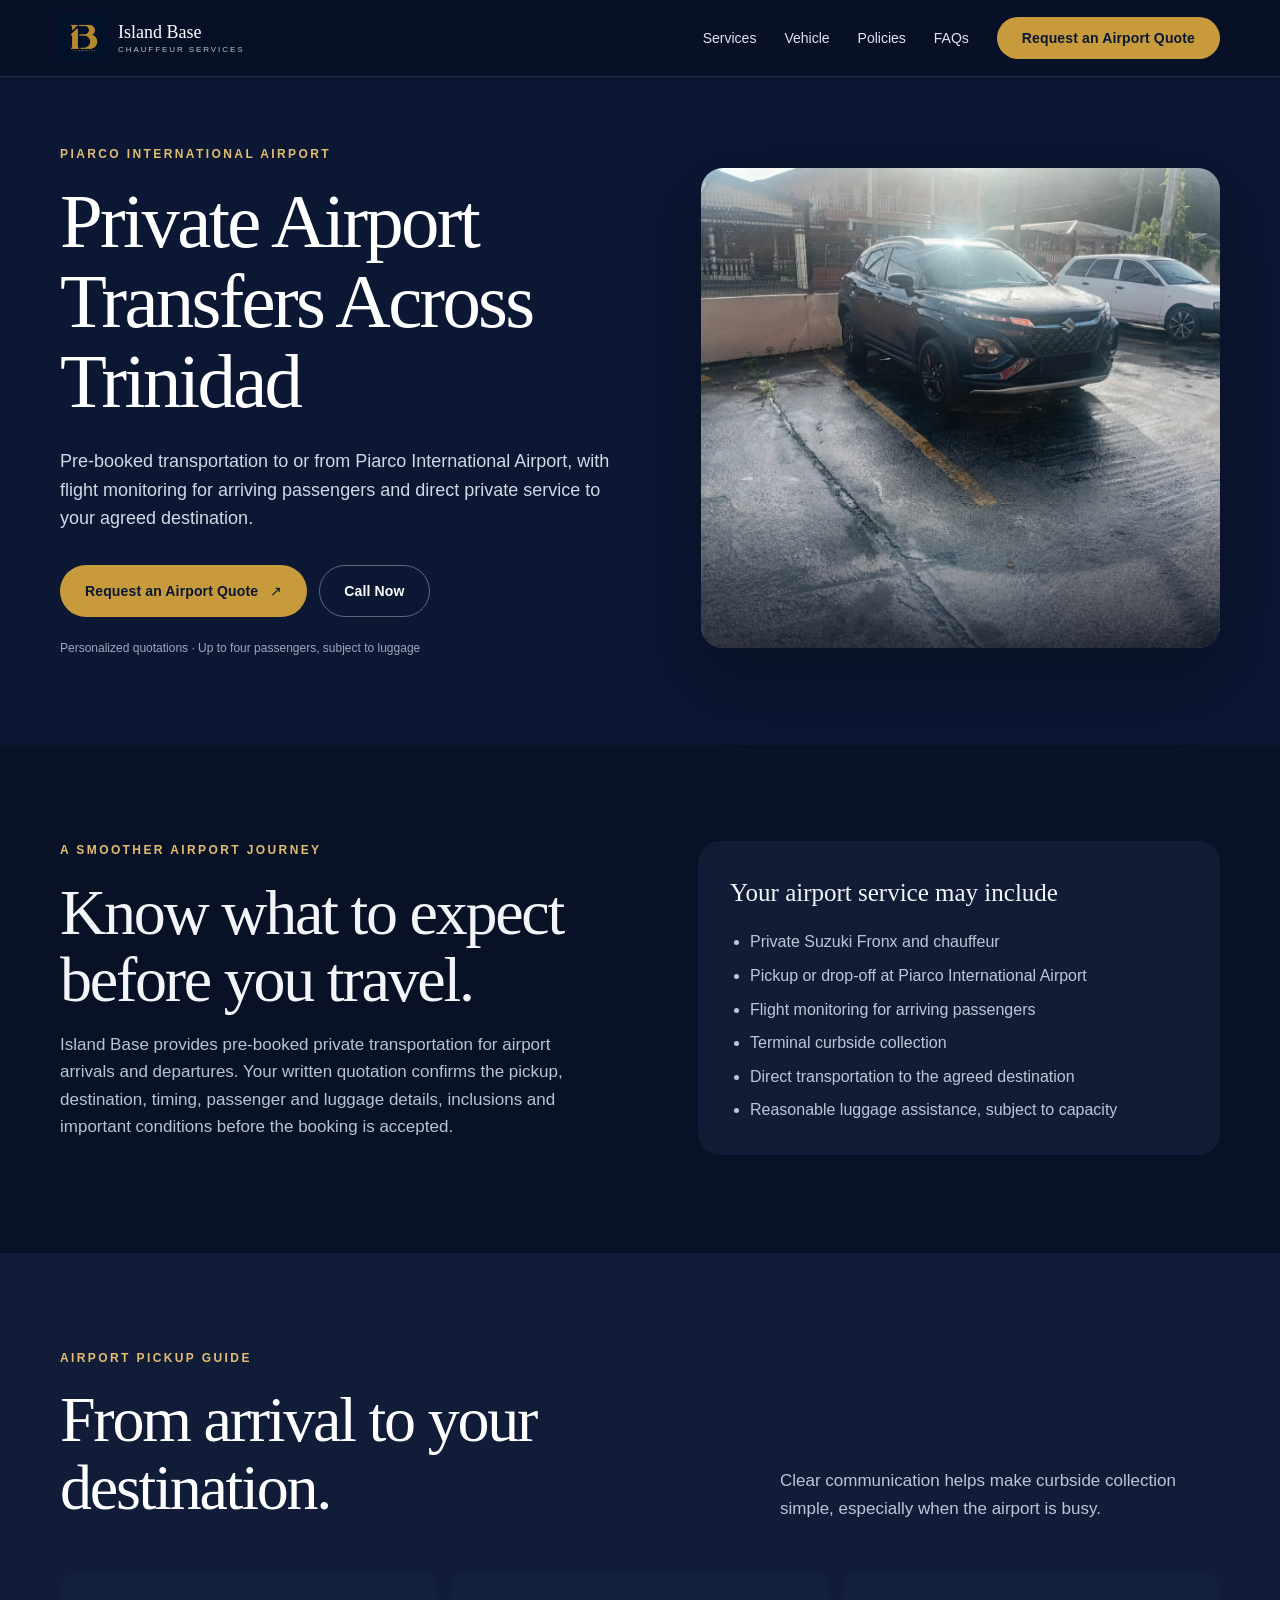
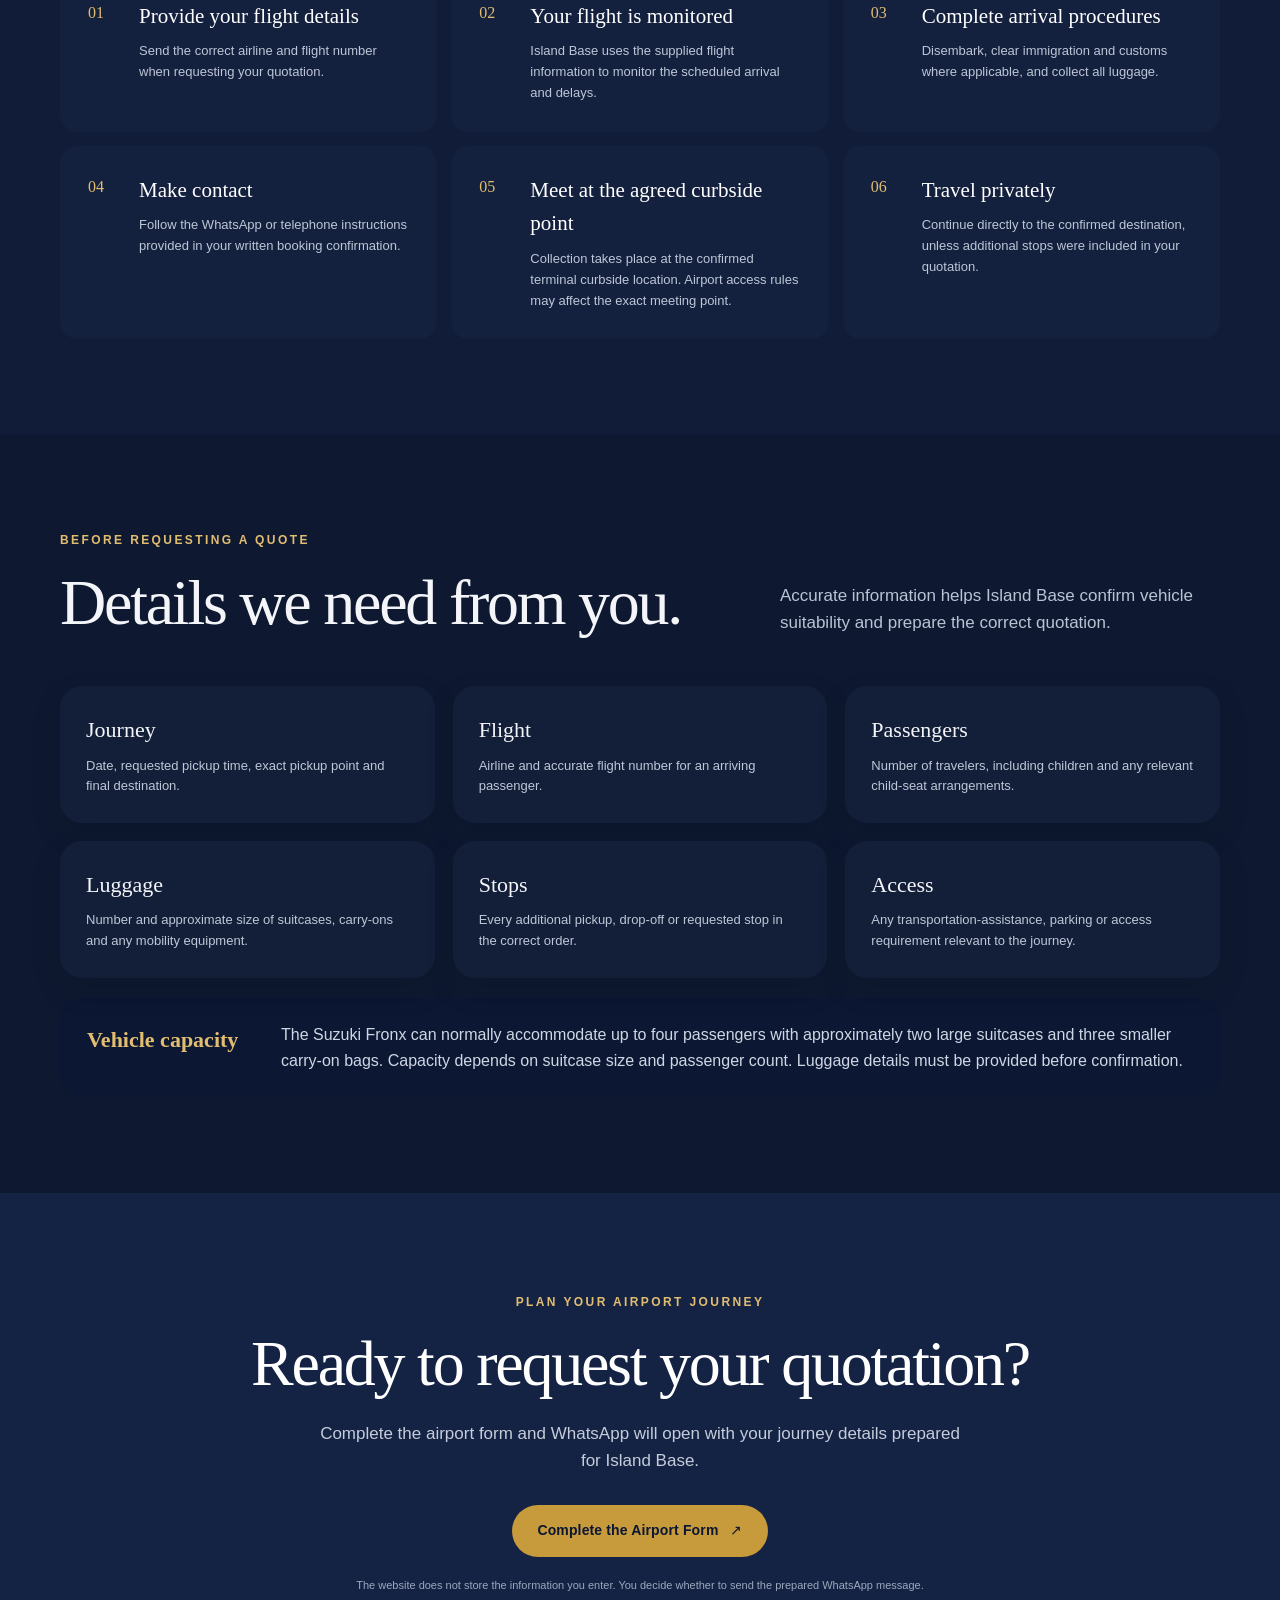
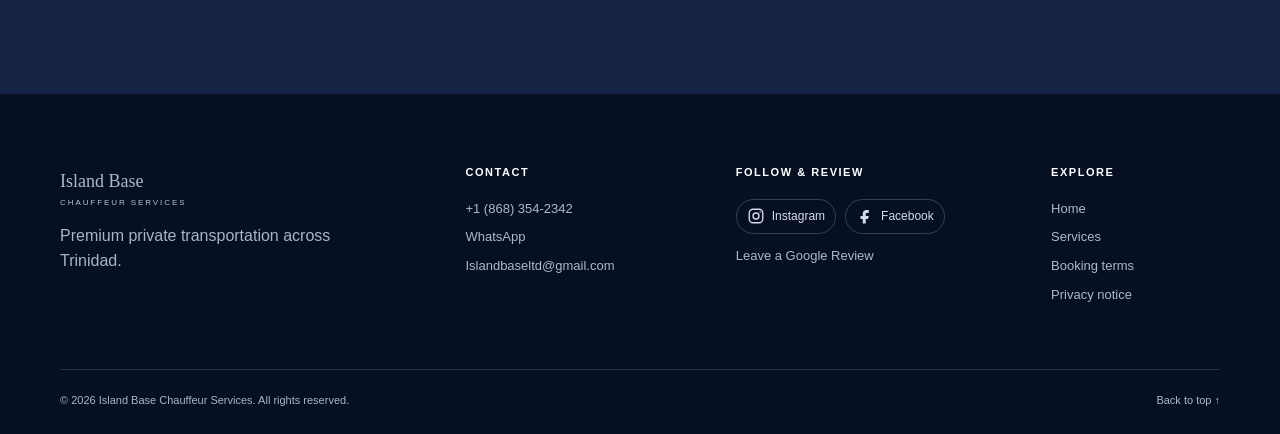
<file: airport-transfers.html>
<!doctype html>
<html lang="en">
<head>
  <meta charset="utf-8">
  <meta name="viewport" content="width=device-width, initial-scale=1">
  <meta name="theme-color" content="#0B1733">
  <meta name="robots" content="index,follow,max-image-preview:large">
  <meta name="description" content="Pre-booked private airport transfers to and from Piarco International Airport with flight monitoring, curbside collection and personalized quotations.">
  <title>Airport Transfers in Trinidad | Island Base Chauffeur Services</title>
  <link rel="canonical" href="https://islandbaseltd.github.io/island-base-website/airport-transfers.html">
  <meta property="og:locale" content="en_TT">
  <meta property="og:type" content="website">
  <meta property="og:site_name" content="Island Base Chauffeur Services">
  <meta property="og:title" content="Private Airport Transfers in Trinidad">
  <meta property="og:description" content="Pre-booked transportation to and from Piarco International Airport with flight monitoring and private service to your confirmed destination.">
  <meta property="og:url" content="https://islandbaseltd.github.io/island-base-website/airport-transfers.html">
  <meta property="og:image" content="https://islandbaseltd.github.io/island-base-website/assets/social-preview.jpg">
  <meta property="og:image:width" content="1200">
  <meta property="og:image:height" content="630">
  <meta property="og:image:alt" content="Island Base Chauffeur Services and its navy-blue Suzuki Fronx in Trinidad">
  <meta name="twitter:card" content="summary_large_image">
  <link rel="icon" href="assets/favicon-32.png" sizes="32x32" type="image/png">
  <link rel="apple-touch-icon" href="assets/apple-touch-icon.png" sizes="180x180">
  <link rel="stylesheet" href="styles.css?v=modern-20260812">
  <script type="application/ld+json">
  {
    "@context": "https://schema.org",
    "@type": "Service",
    "name": "Private Airport Transfers",
    "provider": {
      "@type": "LocalBusiness",
      "name": "Island Base Chauffeur Services",
      "telephone": "+1-868-354-2342",
      "url": "https://islandbaseltd.github.io/island-base-website/"
    },
    "areaServed": {"@type": "Place", "name": "Trinidad"},
    "serviceType": "Pre-booked private transportation to and from Piarco International Airport"
  }
  </script>
  <script defer src="site-config.js"></script>
  <script defer src="script.js"></script>
</head>
<body class="service-page">
  <a class="skip-link" href="#main">Skip to content</a>
  <header class="site-header">
    <div class="shell nav-wrap">
      <a class="brand" href="index.html" aria-label="Island Base Chauffeur Services home"><img class="brand-logo" src="assets/island-base-logo.png" alt="" width="48" height="48"><span class="brand-name">Island Base <small>Chauffeur Services</small></span></a>
      <button class="menu-toggle" type="button" aria-expanded="false" aria-controls="primary-nav"><span class="sr-only">Open menu</span><span></span><span></span><span></span></button>
      <nav class="primary-nav" id="primary-nav" aria-label="Primary navigation"><a href="index.html#services">Services</a><a href="index.html#vehicle">Vehicle</a><a href="index.html#policies">Policies</a><a href="index.html#faq">FAQs</a><a class="button button-small button-gold" href="index.html?service=Airport%20Transfer#booking">Request an Airport Quote</a></nav>
    </div>
  </header>

  <main id="main">
    <section class="airport-hero" aria-labelledby="airport-title">
      <div class="shell airport-hero-grid">
        <div><p class="eyebrow">Piarco International Airport</p><h1 id="airport-title">Private Airport Transfers Across Trinidad</h1><p>Pre-booked transportation to or from Piarco International Airport, with flight monitoring for arriving passengers and direct private service to your agreed destination.</p><div class="button-row"><a class="button button-gold" href="index.html?service=Airport%20Transfer#booking">Request an Airport Quote <span>↗</span></a><a class="button button-outline" data-phone-link href="tel:+18683542342">Call Now</a></div><p class="airport-small">Personalized quotations · Up to four passengers, subject to luggage</p></div>
        <figure class="airport-photo real-photo"><img src="assets/vehicle/exterior-front-plate-hidden.jpg" alt="Navy-blue Island Base Suzuki Fronx prepared for an airport transfer in Trinidad with its registration plate concealed" width="1200" height="900"></figure>
      </div>
    </section>

    <section class="section airport-overview">
      <div class="shell airport-two-column">
        <div><p class="eyebrow eyebrow-dark">A smoother airport journey</p><h2>Know what to expect before you travel.</h2><p>Island Base provides pre-booked private transportation for airport arrivals and departures. Your written quotation confirms the pickup, destination, timing, passenger and luggage details, inclusions and important conditions before the booking is accepted.</p></div>
        <div class="airport-includes"><h3>Your airport service may include</h3><ul><li>Private Suzuki Fronx and chauffeur</li><li>Pickup or drop-off at Piarco International Airport</li><li>Flight monitoring for arriving passengers</li><li>Terminal curbside collection</li><li>Direct transportation to the agreed destination</li><li>Reasonable luggage assistance, subject to capacity</li></ul></div>
      </div>
    </section>

    <section class="section airport-guide" aria-labelledby="pickup-guide-title">
      <div class="shell"><div class="section-heading"><div><p class="eyebrow">Airport pickup guide</p><h2 id="pickup-guide-title">From arrival to your destination.</h2></div><p>Clear communication helps make curbside collection simple, especially when the airport is busy.</p></div>
        <ol class="airport-steps">
          <li><span>01</span><div><h3>Provide your flight details</h3><p>Send the correct airline and flight number when requesting your quotation.</p></div></li>
          <li><span>02</span><div><h3>Your flight is monitored</h3><p>Island Base uses the supplied flight information to monitor the scheduled arrival and delays.</p></div></li>
          <li><span>03</span><div><h3>Complete arrival procedures</h3><p>Disembark, clear immigration and customs where applicable, and collect all luggage.</p></div></li>
          <li><span>04</span><div><h3>Make contact</h3><p>Follow the WhatsApp or telephone instructions provided in your written booking confirmation.</p></div></li>
          <li><span>05</span><div><h3>Meet at the agreed curbside point</h3><p>Collection takes place at the confirmed terminal curbside location. Airport access rules may affect the exact meeting point.</p></div></li>
          <li><span>06</span><div><h3>Travel privately</h3><p>Continue directly to the confirmed destination, unless additional stops were included in your quotation.</p></div></li>
        </ol>
      </div>
    </section>

    <section class="section airport-details">
      <div class="shell"><div class="section-heading"><div><p class="eyebrow eyebrow-dark">Before requesting a quote</p><h2>Details we need from you.</h2></div><p>Accurate information helps Island Base confirm vehicle suitability and prepare the correct quotation.</p></div>
        <div class="airport-detail-grid">
          <article><h3>Journey</h3><p>Date, requested pickup time, exact pickup point and final destination.</p></article>
          <article><h3>Flight</h3><p>Airline and accurate flight number for an arriving passenger.</p></article>
          <article><h3>Passengers</h3><p>Number of travelers, including children and any relevant child-seat arrangements.</p></article>
          <article><h3>Luggage</h3><p>Number and approximate size of suitcases, carry-ons and any mobility equipment.</p></article>
          <article><h3>Stops</h3><p>Every additional pickup, drop-off or requested stop in the correct order.</p></article>
          <article><h3>Access</h3><p>Any transportation-assistance, parking or access requirement relevant to the journey.</p></article>
        </div>
        <aside class="airport-capacity"><strong>Vehicle capacity</strong><p>The Suzuki Fronx can normally accommodate up to four passengers with approximately two large suitcases and three smaller carry-on bags. Capacity depends on suitcase size and passenger count. Luggage details must be provided before confirmation.</p></aside>
      </div>
    </section>

    <section class="airport-cta"><div class="shell"><p class="eyebrow">Plan your airport journey</p><h2>Ready to request your quotation?</h2><p>Complete the airport form and WhatsApp will open with your journey details prepared for Island Base.</p><a class="button button-gold" href="index.html?service=Airport%20Transfer#booking">Complete the Airport Form <span>↗</span></a><p class="airport-privacy">The website does not store the information you enter. You decide whether to send the prepared WhatsApp message.</p></div></section>
  </main>

  <footer class="site-footer">
    <div class="shell footer-grid">
      <div><a class="brand footer-brand" href="index.html"><span class="brand-name">Island Base <small>Chauffeur Services</small></span></a><p>Premium private transportation across Trinidad.</p></div>
      <div><h2>Contact</h2><a data-phone-link href="tel:+18683542342">+1 (868) 354-2342</a><a class="js-whatsapp" href="#" data-service="an airport transfer">WhatsApp</a><a data-email-link href="mailto:Islandbaseltd@gmail.com">Islandbaseltd@gmail.com</a></div>
      <div><h2>Follow &amp; review</h2><div class="social-links"><a data-social="instagram" href="https://www.instagram.com/islandbasechauffeur" target="_blank" rel="noopener" aria-label="Follow Island Base on Instagram"><svg viewBox="0 0 24 24" aria-hidden="true"><rect x="3" y="3" width="18" height="18" rx="5"></rect><circle cx="12" cy="12" r="4"></circle><circle cx="17.5" cy="6.5" r="1" class="social-dot"></circle></svg><span>Instagram</span></a><a data-social="facebook" href="https://www.facebook.com/islandbasechauffeur" target="_blank" rel="noopener" aria-label="Follow Island Base on Facebook"><svg viewBox="0 0 24 24" aria-hidden="true"><path d="M14 8h3V4h-3c-3 0-5 2-5 5v3H6v4h3v6h4v-6h3l1-4h-4V9c0-.7.3-1 1-1Z"></path></svg><span>Facebook</span></a></div><a data-social="google" href="https://maps.app.goo.gl/twVcr6Mb7LmG5ioC8" target="_blank" rel="noopener">Leave a Google Review</a></div>
      <div><h2>Explore</h2><a href="index.html">Home</a><a href="index.html#services">Services</a><a href="index.html#policies">Booking terms</a><a href="index.html#privacy">Privacy notice</a></div>
    </div>
    <div class="shell footer-bottom"><span>© <span id="year"></span> Island Base Chauffeur Services. All rights reserved.</span><a href="#main">Back to top ↑</a></div>
  </footer>
</body>
</html>
</file>
<file: styles.css>
:root{--navy:#0b1733;--navy-2:#101f42;--gold:#c79a3b;--gold-light:#e2bd70;--ink:#172036;--cream:#f6f3ec;--white:#fff;--muted:#687086;--line:#dcd8cf;--green:#25d366;--radius:18px;--shadow:0 18px 60px rgba(11,23,51,.12);--shell:min(1160px,calc(100% - 40px));font-family:Inter,Aptos,"Segoe UI",Arial,sans-serif;color:var(--ink);font-synthesis:none}
*{box-sizing:border-box}html{scroll-behavior:smooth;scroll-padding-top:86px}body{margin:0;background:var(--white);line-height:1.6;-webkit-font-smoothing:antialiased}body.menu-open{overflow:hidden}a{color:inherit}img{max-width:100%;display:block}button,input,select,textarea{font:inherit}.shell{width:var(--shell);margin-inline:auto}.sr-only{position:absolute;width:1px;height:1px;padding:0;margin:-1px;overflow:hidden;clip:rect(0,0,0,0);white-space:nowrap;border:0}.skip-link{position:fixed;top:8px;left:8px;z-index:1000;background:var(--gold);color:var(--navy);padding:10px 16px;transform:translateY(-150%)}.skip-link:focus{transform:none}
[hidden]{display:none!important}a:focus-visible,button:focus-visible,input:focus-visible,select:focus-visible,textarea:focus-visible,summary:focus-visible{outline:3px solid var(--gold-light);outline-offset:4px}.skip-link:focus{transform:none}.menu-toggle:focus-visible{outline-color:var(--gold-light)}
.site-header{position:fixed;inset:0 0 auto;z-index:100;background:rgba(11,23,51,.94);border-bottom:1px solid rgba(255,255,255,.12);backdrop-filter:blur(14px)}.nav-wrap{height:76px;display:flex;align-items:center;justify-content:space-between}.brand{display:inline-flex;align-items:center;gap:10px;color:#fff;text-decoration:none}.brand-logo{display:block;width:48px;height:48px;object-fit:contain;flex:0 0 auto}.brand-name{font-family:Georgia,"Times New Roman",serif;font-size:18px;line-height:1}.brand-name small{display:block;margin-top:5px;font-family:Inter,Aptos,"Segoe UI",sans-serif;font-size:8px;text-transform:uppercase;letter-spacing:.24em;color:#bac2d4}.primary-nav{display:flex;align-items:center;gap:28px}.primary-nav>a:not(.button){color:#dfe4ef;text-decoration:none;font-size:14px}.primary-nav>a:hover{color:var(--gold-light)}.menu-toggle{display:none;background:transparent;border:0;width:44px;height:44px;padding:11px;cursor:pointer}.menu-toggle span:not(.sr-only){display:block;height:2px;background:#fff;margin:5px 0}
.hero{position:relative;overflow:hidden;background:var(--navy);color:#fff;padding:145px 0 76px;min-height:720px;display:flex;align-items:center}.hero:before{content:"";position:absolute;inset:0;background-image:linear-gradient(rgba(255,255,255,.024) 1px,transparent 1px),linear-gradient(90deg,rgba(255,255,255,.024) 1px,transparent 1px);background-size:54px 54px;mask-image:linear-gradient(to bottom,black,transparent 85%)}.hero-glow{position:absolute;width:480px;height:480px;border-radius:50%;right:-100px;top:20px;background:rgba(199,154,59,.12);filter:blur(80px)}.hero-grid{position:relative;display:grid;grid-template-columns:1.02fr .98fr;align-items:center;gap:64px}.eyebrow{margin:0 0 18px;color:var(--gold-light);font-size:12px;font-weight:700;text-transform:uppercase;letter-spacing:.2em}.eyebrow-dark{color:#9a6d17}.hero h1,.section h2,.final-cta h2{font-family:Georgia,"Times New Roman",serif;font-weight:400;letter-spacing:-.035em;line-height:1.05}.hero h1{max-width:700px;margin:0;font-size:clamp(3rem,6.2vw,5.65rem)}.hero h1 em{display:block;color:var(--gold-light);font-weight:400}.hero-lede{max-width:630px;margin:28px 0 34px;color:#d7ddea;font-size:18px}.button-row{display:flex;flex-wrap:wrap;gap:12px}.button{display:inline-flex;min-height:52px;align-items:center;justify-content:center;gap:12px;padding:13px 22px;border:1px solid transparent;text-decoration:none;font-size:14px;font-weight:700;letter-spacing:.01em;cursor:pointer;transition:.2s ease}.button:hover{transform:translateY(-2px)}.button-gold{background:var(--gold);color:var(--navy)}.button-gold:hover{background:var(--gold-light)}.button-outline{border-color:rgba(255,255,255,.34);color:#fff;background:transparent}.button-outline:hover{border-color:var(--gold-light);color:var(--gold-light)}.button-small{min-height:42px;padding:9px 16px}.button-full{width:100%;border:0}.hero-note{margin:25px 0 0;color:#aeb8cc;font-size:13px}.hero-note span{color:var(--green);font-size:9px;margin-right:7px}.placeholder-photo{position:relative;overflow:hidden;background:linear-gradient(135deg,#17284f,#081126);border:1px solid rgba(255,255,255,.12);isolation:isolate}.placeholder-photo:before,.placeholder-photo:after{content:"";position:absolute;z-index:-1}.placeholder-photo:before{width:280px;height:280px;border:1px solid rgba(199,154,59,.3);border-radius:50%;right:-60px;bottom:-80px}.placeholder-photo:after{inset:auto 0 18% 0;height:1px;background:linear-gradient(90deg,transparent,var(--gold),transparent);transform:rotate(-12deg)}.hero-photo{height:520px;margin:0;box-shadow:0 30px 80px rgba(0,0,0,.3)}.photo-label{position:absolute;left:28px;right:28px;bottom:38px;display:flex;flex-direction:column;align-items:flex-start;color:#fff}.photo-label span{margin-bottom:8px;color:var(--gold-light);text-transform:uppercase;font-size:10px;letter-spacing:.18em}.photo-label strong{font-family:Georgia,serif;font-size:22px;font-weight:400}.photo-label small{margin-top:8px;color:#aeb8cc}.hero-photo figcaption{position:absolute;left:16px;top:16px;padding:5px 9px;background:rgba(6,13,30,.76);color:#cbd2e0;font-size:9px;text-transform:uppercase;letter-spacing:.12em}
.trust-strip{background:#f2ede2;border-bottom:1px solid #e3dccd}.trust-list{display:grid;grid-template-columns:repeat(6,1fr)}.trust-list span{position:relative;padding:20px 12px 20px 27px;text-align:center;color:#545b6d;font-size:11px;font-weight:700;text-transform:uppercase;letter-spacing:.08em}.trust-list span:before{content:"✓";color:#9a6d17;margin-right:7px}.trust-list span+span{border-left:1px solid #ddd5c5}
.section{padding:110px 0}.section h2,.final-cta h2{margin:0;font-size:clamp(2.55rem,5vw,4.3rem)}.split-intro{display:grid;grid-template-columns:.9fr 1.1fr;gap:12%;align-items:start}.prose{font-size:19px;color:#4f586c}.prose p:first-child{margin-top:7px}.text-link,.card-link{display:inline-flex;gap:10px;align-items:center;color:#8b6116;text-decoration:none;font-weight:700}.text-link:hover,.card-link:hover{text-decoration:underline;text-underline-offset:5px}
.services{background:var(--cream)}.section-heading{display:grid;grid-template-columns:1fr 440px;align-items:end;gap:40px;margin-bottom:50px}.section-heading>p{margin:0;color:var(--muted);font-size:17px}.service-grid{display:grid;grid-template-columns:repeat(2,1fr);gap:16px}.service-card{position:relative;display:flex;flex-direction:column;min-height:460px;padding:38px;background:#fff;border:1px solid #e1ddd4;transition:.25s ease}.service-card:hover{transform:translateY(-4px);box-shadow:var(--shadow);border-color:#d5c8ae}.featured-card{background:var(--navy);color:#fff;border-color:var(--navy)}.custom-card{background:#efe6d4}.service-number{position:absolute;right:30px;top:25px;color:#b9b2a6;font-family:Georgia,serif;font-size:25px}.featured-card .service-number{color:#617092}.service-kicker{margin:0 0 12px;color:#9a6d17;font-size:10px;text-transform:uppercase;letter-spacing:.17em;font-weight:800}.featured-card .service-kicker{color:var(--gold-light)}.service-card h3{margin:0 0 16px;font-family:Georgia,serif;font-size:31px;font-weight:400}.service-card>p:not(.service-kicker):not(.price){color:#5f6676}.featured-card>p:not(.service-kicker):not(.price){color:#c8cede}.price{margin:22px 0 12px;font-family:Georgia,serif;font-size:26px}.price span{display:block;color:#8b6116;font-family:Inter,Aptos,sans-serif;font-size:9px;font-weight:800;text-transform:uppercase;letter-spacing:.15em}.featured-card .price span{color:var(--gold-light)}.price small{font-family:Inter,Aptos,sans-serif;font-size:12px;color:#737a8b}.featured-card .price small{color:#aeb8cc}.service-card details{margin:0 0 20px;border-top:1px solid #e0ddd6;border-bottom:1px solid #e0ddd6;padding:10px 0;font-size:13px;color:#5e6678}.featured-card details{border-color:#32405f;color:#c7cddd}.service-card summary{cursor:pointer;font-weight:700;color:inherit}.service-card details ul{padding-left:19px}.detail-note{font-size:12px;font-style:italic}.card-link{margin-top:auto}.featured-card .card-link{color:var(--gold-light)}.pricing-note{display:grid;grid-template-columns:180px 1fr;gap:28px;margin-top:28px;padding:26px 30px;border-left:3px solid var(--gold);background:#fff;color:#5b6272}.pricing-note strong{font-family:Georgia,serif;font-size:23px;color:var(--ink)}.pricing-note p{margin:0}
.vehicle{background:var(--navy);color:#fff}.vehicle-copy{display:grid;grid-template-columns:1fr 1fr;gap:9%;align-items:end;margin-bottom:38px}.vehicle-copy p{color:#cbd2df;font-size:17px}.capacity-note{padding-left:14px;border-left:2px solid var(--gold);font-size:13px!important}.vehicle-features{display:flex;gap:8px;flex-wrap:wrap;margin-bottom:30px}.vehicle-features span{padding:9px 13px;border:1px solid #34415d;color:#d2d8e4;font-size:11px;text-transform:uppercase;letter-spacing:.08em}.gallery{display:grid;grid-template-columns:repeat(3,1fr);gap:12px}.gallery figure{margin:0}.gallery-main{grid-column:1/-1;height:clamp(380px,45vw,560px)}.gallery-main img{object-position:center}.gallery-detail{height:auto;aspect-ratio:4/3}.gallery-luggage{background:#111e38}.gallery-luggage img{object-fit:cover;object-position:center 46%}.gallery .photo-label{left:20px;right:20px;bottom:20px}.gallery .photo-label strong{font-size:17px}.journey-media{display:grid;grid-template-columns:minmax(280px,420px) 1fr;align-items:center;gap:clamp(38px,8vw,100px);margin-top:70px;padding:clamp(24px,5vw,55px);border:1px solid #34415d;background:#0b1730}.journey-video-frame{position:relative;width:min(100%,360px);margin:0 auto;background:#030914;box-shadow:0 25px 60px rgba(0,0,0,.3)}.journey-video-frame video{display:block;width:100%;height:auto;aspect-ratio:9/16;object-fit:cover}.journey-video-frame figcaption{padding:12px 15px;color:#aeb8cc;font-size:10px;text-transform:uppercase;letter-spacing:.1em}.journey-copy h3{max-width:620px;margin:0 0 20px;font-family:Georgia,"Times New Roman",serif;font-size:clamp(2.1rem,4vw,3.7rem);font-weight:400;line-height:1.08}.journey-copy>p:not(.eyebrow){max-width:610px;color:#cbd2df;font-size:17px}.journey-copy .journey-note{margin:24px 0;color:#9eabc1!important;font-size:12px!important}.journey-copy .button{margin-top:8px}
.why-grid,.faq-grid{display:grid;grid-template-columns:.75fr 1.25fr;gap:12%}.sticky-title{align-self:start;position:sticky;top:125px}.sticky-title>p:not(.eyebrow){color:var(--muted);font-size:17px}.benefit-list{list-style:none;padding:0;margin:0}.benefit-list li{display:grid;grid-template-columns:56px 1fr;gap:20px;padding:27px 0;border-top:1px solid var(--line)}.benefit-list li:last-child{border-bottom:1px solid var(--line)}.benefit-list li>span{color:#a27727;font-family:Georgia,serif}.benefit-list h3{margin:0 0 5px;font-family:Georgia,serif;font-size:25px;font-weight:400}.benefit-list p{margin:0;color:var(--muted)}
.reviews{background:#101c38;color:#fff;text-align:center}.review-panel{max-width:850px}.review-panel blockquote{margin:0 auto 24px;font-family:Georgia,serif;font-size:clamp(2.3rem,5.5vw,4.7rem);font-weight:400;line-height:1.1}.review-panel>p:not(.eyebrow){max-width:660px;margin:0 auto 30px;color:#bac3d4}.centered{justify-content:center}.testimonial-placeholder{margin:55px auto 0;padding:22px;border:1px dashed #52607d;color:#c6cddd}.testimonial-placeholder span,.testimonial-placeholder small{display:block}.testimonial-placeholder small{margin-top:4px;color:#7f8ba4;font-size:11px}
.faq{background:var(--cream)}.accordion details{border-top:1px solid #d5d0c5;padding:0}.accordion details:last-child{border-bottom:1px solid #d5d0c5}.accordion summary{position:relative;padding:23px 44px 23px 0;list-style:none;cursor:pointer;font-family:Georgia,serif;font-size:21px}.accordion summary::-webkit-details-marker{display:none}.accordion summary:after{content:"+";position:absolute;right:5px;top:18px;color:#9a6d17;font-family:Inter,sans-serif;font-size:27px;font-weight:300}.accordion details[open] summary:after{content:"−"}.accordion details p{margin:-5px 45px 24px 0;color:#626a7b}
.booking{background:var(--navy);color:#fff}.booking-grid{display:grid;grid-template-columns:.72fr 1.28fr;gap:9%;align-items:start}.booking-grid>div>p:not(.eyebrow){color:#c4ccdc;font-size:17px}.contact-card{display:flex;flex-direction:column;margin-top:40px;padding:25px;border:1px solid #35425e}.contact-card span,.contact-card small{color:#9da8bd;font-size:11px;text-transform:uppercase;letter-spacing:.1em}.contact-card a{color:var(--gold-light);font-family:Georgia,serif;font-size:25px;text-decoration:none}.booking-form{padding:32px;background:#fff;color:var(--ink);box-shadow:0 25px 70px rgba(0,0,0,.2)}.field-grid{display:grid;grid-template-columns:1fr 1fr;gap:18px}.field-wide{grid-column:1/-1}.booking-form label{display:flex;flex-direction:column;gap:6px;color:#3e4659;font-size:12px;font-weight:800}.booking-form input,.booking-form select,.booking-form textarea{width:100%;border:1px solid #d8d5ce;border-radius:0;background:#fbfaf7;padding:11px 12px;color:#1e273a}.booking-form input:focus,.booking-form select:focus,.booking-form textarea:focus{outline:2px solid rgba(199,154,59,.4);border-color:#a57620}.booking-form textarea{resize:vertical}.booking-form .button{margin-top:22px}.form-note{text-align:center;color:#707789;font-size:11px}
.policies{background:#fff}.policy-grid{list-style:none;padding:0;margin:0;display:grid;grid-template-columns:1fr 1fr;border-top:1px solid var(--line);border-left:1px solid var(--line);counter-reset:policies}.policy-grid li{position:relative;min-height:115px;padding:28px 30px 25px 65px;border-right:1px solid var(--line);border-bottom:1px solid var(--line);counter-increment:policies}.policy-grid li:before{content:counter(policies,decimal-leading-zero);position:absolute;left:25px;top:27px;color:#a57724;font-family:Georgia,serif}.final-cta{padding:110px 0;background:#142344;color:#fff;text-align:center}.final-cta-inner>p:not(.eyebrow){max-width:650px;margin:22px auto 30px;color:#c4cbd9;font-size:18px}
.policy-cards{display:grid;grid-template-columns:repeat(2,1fr);gap:16px}.policy-card{padding:30px;border:1px solid var(--line);background:#fbfaf7}.policy-card h3{margin:0 0 16px;color:var(--navy);font-family:Georgia,"Times New Roman",serif;font-size:25px;font-weight:400}.policy-card p,.policy-card li{color:#596174;font-size:14px}.policy-card p:last-child,.policy-card ul:last-child{margin-bottom:0}.policy-card ul{padding-left:20px}.policy-summary{display:grid;grid-template-columns:150px 1fr;gap:25px;margin-top:18px;padding:25px 28px;border-left:3px solid var(--gold);background:var(--navy);color:#d1d7e3}.policy-summary strong{color:var(--gold-light);font-family:Georgia,serif;font-size:22px}.policy-summary p{margin:0}.noscript-note{margin:24px auto 0;color:#cbd2df}
.site-footer{background:#071023;color:#aab4c6;padding:70px 0 25px}.footer-grid{display:grid;grid-template-columns:1.6fr 1fr 1.2fr .75fr;gap:45px}.footer-brand{margin-bottom:18px}.footer-grid p{max-width:290px}.footer-grid h2{margin:0 0 17px;color:#fff;font-size:11px;text-transform:uppercase;letter-spacing:.14em}.footer-grid>div>a,.footer-grid>div>span{display:block;margin:8px 0;color:#aeb8ca;text-decoration:none;font-size:13px}.footer-grid>div>a:hover{color:var(--gold-light)}.footer-bottom{display:flex;justify-content:space-between;gap:20px;margin-top:55px;padding-top:22px;border-top:1px solid #24304a;font-size:11px}.footer-bottom a{color:#aeb8ca;text-decoration:none}.mobile-whatsapp{display:none}
@media(max-width:960px){:root{--shell:min(100% - 32px,720px)}.primary-nav{position:fixed;inset:76px 0 auto;background:var(--navy);padding:25px 22px 35px;display:none;flex-direction:column;align-items:stretch;border-top:1px solid #283553;max-height:calc(100dvh - 76px);overflow-y:auto}.primary-nav.open{display:flex}.primary-nav .button{width:100%}.menu-toggle{display:block}.hero{padding:125px 0 60px}.hero-grid,.split-intro,.vehicle-copy,.why-grid,.faq-grid,.booking-grid{grid-template-columns:1fr;gap:45px}.hero-photo{height:370px}.trust-list{grid-template-columns:repeat(2,1fr)}.trust-list span{border-bottom:1px solid #ddd5c5}.trust-list span:nth-child(odd){border-left:0}.section{padding:82px 0}.section-heading{grid-template-columns:1fr;gap:20px}.section-heading>p{max-width:600px}.service-grid{grid-template-columns:1fr}.service-card{min-height:auto}.gallery{grid-template-columns:1fr 1fr}.gallery-main{grid-column:1/3;height:430px}.gallery-luggage{grid-column:1/3;aspect-ratio:16/9}.journey-media{grid-template-columns:1fr;gap:42px}.journey-copy{text-align:center}.journey-copy h3,.journey-copy>p:not(.eyebrow){margin-left:auto;margin-right:auto}.policy-cards{grid-template-columns:1fr}.policy-summary{grid-template-columns:1fr;gap:6px}.sticky-title{position:static}.footer-grid{grid-template-columns:1.5fr 1fr}.booking-grid{gap:38px}}
@media(max-width:600px){:root{--shell:calc(100% - 28px)}html{scroll-padding-top:70px}.site-header .nav-wrap{height:68px}.brand-logo{width:42px;height:42px}.brand-name{font-size:16px}.primary-nav{inset:68px 0 auto}.hero{min-height:auto;padding:108px 0 48px}.hero h1{font-size:clamp(2.75rem,14vw,4.1rem)}.hero-lede{font-size:16px}.button-row{display:grid;grid-template-columns:1fr}.button{width:100%}.hero-photo{height:310px}.trust-list span{padding:15px 5px;font-size:9px;letter-spacing:.04em}.trust-list span:before{display:block;margin:0 0 4px}.section{padding:68px 0}.section h2,.final-cta h2{font-size:2.65rem}.split-intro{gap:22px}.prose{font-size:16px}.section-heading{margin-bottom:30px}.service-card{padding:29px 24px}.service-card h3{font-size:28px;padding-right:28px}.pricing-note{grid-template-columns:1fr;gap:5px;padding:22px}.vehicle-copy{gap:15px}.gallery{grid-template-columns:1fr;gap:10px}.gallery-main{grid-column:auto;height:300px}.gallery-detail,.gallery-luggage{grid-column:auto;aspect-ratio:4/3}.gallery .photo-label strong{font-size:14px}.journey-media{margin-top:38px;padding:20px 16px 28px}.journey-video-frame{width:min(100%,310px)}.journey-copy h3{font-size:2.3rem}.journey-copy>p:not(.eyebrow){font-size:15px}.vehicle-features span{font-size:9px}.why-grid,.faq-grid{gap:35px}.benefit-list li{grid-template-columns:42px 1fr;gap:10px}.review-panel>blockquote{font-size:2.6rem}.accordion summary{font-size:19px}.booking-form{padding:24px 18px}.field-grid{grid-template-columns:1fr}.field-wide{grid-column:auto}.policy-grid{grid-template-columns:1fr}.final-cta{padding:75px 0 95px}.footer-grid{grid-template-columns:1fr;gap:30px}.footer-bottom{flex-direction:column}.mobile-whatsapp{display:flex;position:fixed;z-index:90;left:12px;right:12px;bottom:10px;min-height:49px;align-items:center;justify-content:center;gap:8px;background:var(--green);color:#072414;text-decoration:none;font-size:14px;font-weight:800;box-shadow:0 8px 25px rgba(0,0,0,.28)}body{padding-bottom:67px}}

.real-photo{position:relative;overflow:hidden;background:#081126}.real-photo img{display:block;width:100%;height:100%;object-fit:cover}.real-photo:after{content:"";position:absolute;inset:auto 0 0;height:30%;background:linear-gradient(transparent,rgba(4,10,24,.74));pointer-events:none}.real-photo figcaption{position:absolute;z-index:1;left:16px;bottom:14px;color:#fff;font-size:10px;text-transform:uppercase;letter-spacing:.1em}.hero-photo.real-photo figcaption{top:16px;bottom:auto;padding:5px 9px;background:rgba(6,13,30,.76);color:#cbd2e0;font-size:9px}.review-panel{max-width:1180px}.testimonial-grid{display:grid;grid-template-columns:repeat(3,1fr);gap:16px;margin-top:48px;text-align:left}.testimonial-card{display:flex;flex-direction:column;margin:0;padding:28px;background:#fff;color:var(--ink);border-top:3px solid var(--gold);box-shadow:0 18px 45px rgba(0,0,0,.16)}.testimonial-card .review-stars{color:#e19a19;letter-spacing:.08em;font-size:16px}.testimonial-card blockquote{margin:18px 0 25px;font-family:Georgia,serif;font-size:17px;line-height:1.6}.testimonial-card footer{margin-top:auto;padding-top:18px;border-top:1px solid var(--line)}.testimonial-card footer strong,.testimonial-card footer span{display:block}.testimonial-card footer span{margin-top:3px;color:var(--muted);font-size:11px;text-transform:uppercase;letter-spacing:.1em}
@media(max-width:960px){.testimonial-grid{grid-template-columns:1fr}}
@media(prefers-reduced-motion:reduce){html{scroll-behavior:auto}.button,.service-card{transition:none}}

.service-card>p:not(.service-kicker){color:#5f6676}.featured-card>p:not(.service-kicker){color:#c8cede}.quote-line{margin:18px 0 20px;padding-left:13px;border-left:2px solid var(--gold);font-weight:700}.quotation-process{margin-top:30px;padding:24px;border-left:2px solid var(--gold);background:#101e3a}.quotation-process h3{margin:0 0 14px;color:var(--gold-light);font-family:Georgia,serif;font-size:23px;font-weight:400}.quotation-process ol{margin:0;padding-left:22px;color:#cbd2df}.quotation-process li+li{margin-top:7px}.quotation-process p{margin:16px 0 0;color:#fff;font-size:13px;font-weight:700}.booking-form label small{color:#737a8b;font-size:10px;font-weight:500}
.service-detail-link{display:inline-flex;align-items:center;gap:8px;margin:-4px 0 14px;color:#8b6116;font-size:12px;font-weight:700;text-decoration:none}.featured-card .service-detail-link{color:var(--gold-light)}.service-detail-link:hover{text-decoration:underline;text-underline-offset:4px}.privacy-notice{margin-top:22px;padding:18px;border-left:3px solid var(--gold);background:#f3efe6}.privacy-notice strong{color:var(--navy);font-family:Georgia,serif;font-size:19px}.privacy-notice p{margin:7px 0 0;color:#626a7b;font-size:11px}.social-links{display:flex;flex-wrap:wrap;gap:9px;margin-bottom:12px}.footer-grid>div>.social-links a{display:inline-flex;align-items:center;gap:7px;margin:0;padding:7px 10px;border:1px solid #33405b;color:#d5dbea;text-decoration:none;font-size:12px}.social-links a:hover{border-color:var(--gold);color:var(--gold-light)}.social-links svg{width:18px;height:18px;fill:none;stroke:currentColor;stroke-width:1.8}.social-links svg path{fill:currentColor;stroke:none}.social-links .social-dot{fill:currentColor;stroke:none}
.airport-hero{padding:145px 0 75px;background:var(--navy);color:#fff}.airport-hero-grid{display:grid;grid-template-columns:1fr .9fr;align-items:center;gap:65px}.airport-hero h1{margin:0;font-family:Georgia,"Times New Roman",serif;font-size:clamp(3rem,6vw,5rem);font-weight:400;letter-spacing:-.035em;line-height:1.04}.airport-hero h1+p{max-width:660px;margin:25px 0 32px;color:#d1d8e6;font-size:18px}.airport-small{margin-top:22px;color:#9ea9bf;font-size:12px}.airport-photo{height:480px;margin:0;box-shadow:0 28px 70px rgba(0,0,0,.32)}.airport-two-column{display:grid;grid-template-columns:1fr 1fr;gap:10%;align-items:start}.airport-overview h2,.airport-guide h2,.airport-details h2,.airport-cta h2{margin:0;font-family:Georgia,"Times New Roman",serif;font-size:clamp(2.5rem,5vw,4rem);font-weight:400;letter-spacing:-.035em;line-height:1.06}.airport-overview h2+p{color:var(--muted);font-size:17px}.airport-includes{padding:32px;background:var(--cream);border-left:3px solid var(--gold)}.airport-includes h3{margin:0 0 16px;font-family:Georgia,serif;font-size:25px;font-weight:400}.airport-includes ul{margin:0;padding-left:20px;color:#596174}.airport-includes li+li{margin-top:8px}.airport-guide{background:#101c38;color:#fff}.airport-guide .section-heading>p{color:#bdc6d7}.airport-steps{display:grid;grid-template-columns:repeat(3,1fr);gap:1px;margin:0;padding:1px;list-style:none;background:#34415d}.airport-steps li{display:grid;grid-template-columns:38px 1fr;gap:13px;padding:28px;background:#101c38}.airport-steps li>span{color:var(--gold-light);font-family:Georgia,serif}.airport-steps h3{margin:0 0 8px;font-family:Georgia,serif;font-size:21px;font-weight:400}.airport-steps p{margin:0;color:#bdc6d7;font-size:13px}.airport-details{background:var(--cream)}.airport-detail-grid{display:grid;grid-template-columns:repeat(3,1fr);gap:14px}.airport-detail-grid article{padding:26px;background:#fff;border:1px solid #e1ddd4}.airport-detail-grid h3{margin:0 0 8px;font-family:Georgia,serif;font-size:22px;font-weight:400}.airport-detail-grid p{margin:0;color:#626a7b;font-size:13px}.airport-capacity{display:grid;grid-template-columns:170px 1fr;gap:24px;margin-top:20px;padding:24px 27px;background:var(--navy);color:#d0d7e4}.airport-capacity strong{color:var(--gold-light);font-family:Georgia,serif;font-size:22px}.airport-capacity p{margin:0}.airport-cta{padding:100px 0;text-align:center;background:#142344;color:#fff}.airport-cta h2{max-width:780px;margin-inline:auto}.airport-cta>div>p:not(.eyebrow):not(.airport-privacy){max-width:660px;margin:22px auto 30px;color:#c5ccda;font-size:17px}.airport-privacy{margin:20px auto 0;color:#9ca8be;font-size:11px}
@media(max-width:960px){.airport-hero-grid,.airport-two-column{grid-template-columns:1fr}.airport-photo{height:390px}.airport-steps,.airport-detail-grid{grid-template-columns:1fr 1fr}}
@media(max-width:600px){.airport-hero{padding:108px 0 55px}.airport-hero h1{font-size:3rem}.airport-photo{height:300px}.airport-steps,.airport-detail-grid{grid-template-columns:1fr}.airport-capacity{grid-template-columns:1fr;gap:6px}.airport-cta{padding:72px 0}.service-page{padding-bottom:0}}

/* Permanent dark theme */
:root{--ink:#f3f5f9;--cream:#0e1931;--white:#081126;--muted:#aeb8ca;--line:#33405b;--shadow:0 18px 60px rgba(0,0,0,.28);color-scheme:dark}
body{background:#081126;color:#f3f5f9}
.trust-strip{background:#111d37;border-color:#2d3953}.trust-list span{color:#c7cfdd}.trust-list span+span,.trust-list span{border-color:#2d3953}
.services,.faq,.airport-details{background:#0e1931}
.service-card{background:#131f39;border-color:#34415d}.service-card:hover{border-color:#7d673d}.custom-card{background:#19243d}.service-card>p:not(.service-kicker),.service-card details{color:#c5cddd}.service-card details{border-color:#3a465f}.pricing-note{background:#131f39;color:#c5cddd}.pricing-note strong{color:#fff}
.split-intro .prose,.section-heading>p,.sticky-title>p:not(.eyebrow),.benefit-list p,.airport-overview h2+p{color:#b9c3d4}
.benefit-list li,.accordion details{border-color:#35415a}.accordion details p{color:#bac4d4}.accordion summary{color:#f2f4f8}
.booking-form{background:#111d37;color:#f3f5f9}.booking-form label{color:#d6ddea}.booking-form input,.booking-form select,.booking-form textarea{background:#081126;border-color:#40506d;color:#fff}.booking-form input::placeholder,.booking-form textarea::placeholder{color:#7f8ca4}.booking-form .form-note{color:#a9b4c7}.booking-form label small{color:#9da9bd}.privacy-notice{background:#17233c}.privacy-notice strong{color:var(--gold-light)}.privacy-notice p{color:#bcc6d6}
.policies{background:#081126}.policy-card{background:#111d37;border-color:#35415a}.policy-card h3{color:#fff}.policy-card p,.policy-card li{color:#bec7d7}
.airport-overview{background:#081126}.airport-includes{background:#111d37}.airport-includes ul{color:#bec7d7}.airport-detail-grid article{background:#131f39;border-color:#35415a}.airport-detail-grid p{color:#bec7d7}
.testimonial-card{background:#131f39;color:#f3f5f9}.testimonial-card footer{border-color:#35415a}.testimonial-card footer span{color:#aeb8ca}
.eyebrow-dark{color:var(--gold-light)}.text-link,.card-link,.service-detail-link{color:var(--gold-light)}
@media(max-width:600px){.trust-list span{border-color:#2d3953}}

/* Minimal modern refinement */
:root{--radius:22px;--shadow:0 20px 55px rgba(0,0,0,.22)}
.section{padding:96px 0}
.button{border-radius:999px;padding-inline:24px;transition:transform .2s ease,background-color .2s ease,border-color .2s ease,box-shadow .2s ease}
.button:hover{box-shadow:0 10px 25px rgba(0,0,0,.2)}
.site-header{background:rgba(8,17,38,.88)}
.trust-strip{border:0}.trust-list{gap:8px;padding:12px 0}.trust-list span{padding:12px 8px;border:0!important;border-radius:999px;background:rgba(255,255,255,.035)}
.service-grid{gap:20px}.service-card{border:0;border-radius:var(--radius);box-shadow:0 12px 35px rgba(0,0,0,.15)}.service-card:hover{border:0;box-shadow:0 22px 50px rgba(0,0,0,.26)}
.service-card details{border:0;border-radius:14px;padding:12px 14px;background:rgba(255,255,255,.04)}.featured-card details{border:0;background:rgba(255,255,255,.055)}
.quote-line{border-left:0;border-radius:12px;padding:12px 14px;background:rgba(199,154,59,.09)}
.pricing-note{border:0;border-radius:var(--radius);padding:25px 28px;background:#131f39;box-shadow:0 12px 30px rgba(0,0,0,.14)}
.hero-photo,.gallery figure,.journey-media,.journey-video-frame{border-radius:var(--radius)}.journey-media{border:0;box-shadow:0 18px 55px rgba(0,0,0,.2)}
.vehicle-features{gap:10px}.vehicle-features span{border:0;border-radius:999px;background:rgba(255,255,255,.065);padding:9px 14px}
.testimonial-card{border:0;border-radius:var(--radius);box-shadow:0 15px 38px rgba(0,0,0,.18)}
.contact-card,.quotation-process{border:0;border-radius:var(--radius);background:#111f3c}.quotation-process{padding:26px}.contact-card{padding:26px}
.booking-form{border-radius:28px;box-shadow:0 28px 70px rgba(0,0,0,.3)}
.booking-form input,.booking-form select,.booking-form textarea{border-radius:12px;padding:12px 14px}.booking-form input:focus,.booking-form select:focus,.booking-form textarea:focus{outline:3px solid rgba(199,154,59,.18)}
.privacy-notice{border:0;border-radius:16px;padding:18px 20px}
.policy-cards{gap:20px}.policy-card{border:0;border-radius:var(--radius);box-shadow:0 12px 32px rgba(0,0,0,.14)}.policy-summary{border:0;border-radius:var(--radius)}
.social-links a{border-radius:999px!important}
.airport-photo,.airport-includes,.airport-detail-grid article,.airport-capacity{border-radius:var(--radius)}.airport-includes{border:0}.airport-steps{gap:14px;padding:0;background:transparent}.airport-steps li{border-radius:18px;background:#14213e}.airport-detail-grid{gap:18px}.airport-detail-grid article{border:0;box-shadow:0 12px 30px rgba(0,0,0,.14)}
@media(max-width:600px){.section{padding:64px 0}.service-card{padding:28px 23px}.booking-form{border-radius:22px}.trust-list{gap:6px}.trust-list span{border-radius:12px}}
</file>
